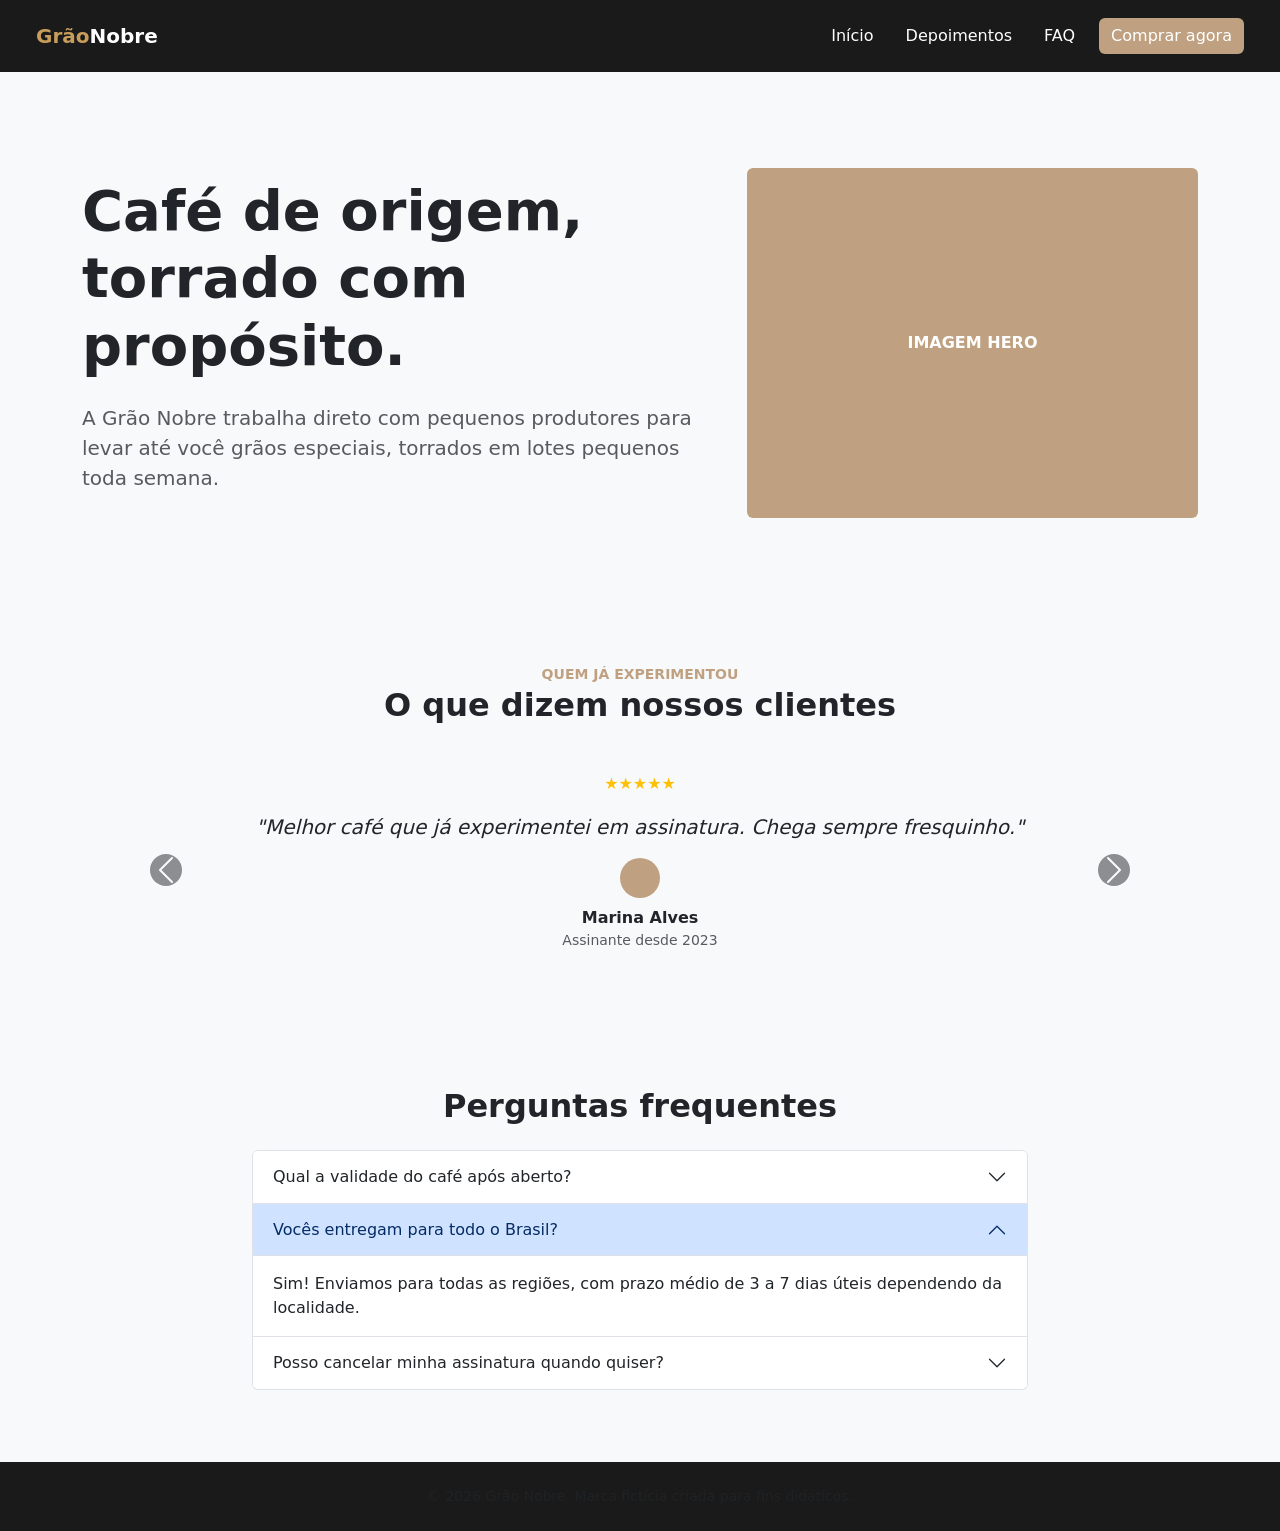
<file: Atividade_Bootstrap/index.html>
<!DOCTYPE html>
<html lang="pt-br">
<head>
    <meta charset="UTF-8">
    <meta name="viewport" content="width=device-width, initial-scale=1.0">
    <title>Grão Nobre</title>
    <link href="https://cdn.jsdelivr.net/npm/bootstrap@5.3.0/dist/css/bootstrap.min.css" rel="stylesheet">
    <link rel="stylesheet" href="style.css">
</head>
<body class="bg-light">

    <nav class="navbar navbar-expand-lg navbar-dark bg-dark-custom px-4 py-3">
        <div class="container-fluid">
            <a class="navbar-brand fw-bold brand-logo" href="#">Grão<span class="text-white">Nobre</span></a>
            <button class="navbar-toggler" type="button" data-bs-toggle="collapse" data-bs-target="#navbarNav">
                <span class="navbar-toggler-icon"></span>
            </button>
            <div class="collapse navbar-collapse justify-content-end" id="navbarNav">
                <ul class="navbar-nav align-items-center gap-3">
                    <li class="nav-item"><a class="nav-link text-white" href="#">Início</a></li>
                    <li class="nav-item"><a class="nav-link text-white" href="#">Depoimentos</a></li>
                    <li class="nav-item"><a class="nav-link text-white" href="#">FAQ</a></li>
                    <li class="nav-item">
                        <button class="btn btn-warning text-white btn-comprar" data-bs-toggle="modal" data-bs-target="#modalComprar">Comprar agora</button>
                    </li>
                </ul>
            </div>
        </div>
    </nav>

    <section class="container my-5 py-5">
        <div class="row align-items-center">
            <div class="col-lg-7">
                <h1 class="display-4 fw-bold mb-4">Café de origem, torrado com propósito.</h1>
                <p class="text-muted fs-5">A Grão Nobre trabalha direto com pequenos produtores para levar até você grãos especiais, torrados em lotes pequenos toda semana.</p>
            </div>
            <div class="col-lg-5 mt-4 mt-lg-0">
                <div class="hero-img d-flex align-items-center justify-content-center text-white fw-bold">
                    IMAGEM HERO
                </div>
            </div>
        </div>
    </section>

    <div class="modal fade" id="modalComprar" tabindex="-1">
        <div class="modal-dialog modal-dialog-centered">
            <div class="modal-content p-3">
                <div class="modal-header border-0">
                    <h5 class="modal-title fw-bold">Faça seu pedido:</h5>
                    <button type="button" class="btn-close" data-bs-dismiss="modal"></button>
                </div>
                <div class="modal-body">
                    <div class="form-check mb-3">
                        <input class="form-check-input" type="checkbox" id="check1">
                        <label class="form-check-label" for="check1">Kit de degustação</label>
                    </div>
                    <div class="form-check mb-3">
                        <input class="form-check-input" type="checkbox" id="check2">
                        <label class="form-check-label" for="check2">1 pacote de 250g</label>
                    </div>
                    <div class="form-check mb-3">
                        <input class="form-check-input" type="checkbox" id="check3">
                        <label class="form-check-label" for="check3">5 pacotes de 250g</label>
                    </div>
                </div>
                <div class="modal-footer border-0">
                    <button type="button" class="btn btn-primary w-100 btn-carrinho">Ir para o carrinho</button>
                </div>
            </div>
        </div>
    </div>

    <section class="container my-5 py-5 text-center">
        <span class="text-uppercase text-muted small fw-bold subtitle-cor">QUEM JÁ EXPERIMENTOU</span>
        <h2 class="fw-bold mb-5">O que dizem nossos clientes</h2>

        <div id="carouselDepoimentos" class="carousel slide" data-bs-ride="carousel">
            <div class="carousel-inner">
                <div class="carousel-item active">
                    <div class="text-warning mb-3">&#9733;&#9733;&#9733;&#9733;&#9733;</div>
                    <p class="fst-italic fs-5 w-75 mx-auto">"Melhor café que já experimentei em assinatura. Chega sempre fresquinho."</p>
                    <div class="mt-3">
                        <div class="rounded-circle mx-auto mb-2 avatar-depoimento"></div>
                        <strong>Marina Alves</strong>
                        <p class="text-muted small">Assinante desde 2023</p>
                    </div>
                </div>
            </div>
            <button class="carousel-control-prev" type="button" data-bs-target="#carouselDepoimentos" data-bs-slide="prev">
                <span class="carousel-control-prev-icon bg-dark rounded-circle p-2"></span>
            </button>
            <button class="carousel-control-next" type="button" data-bs-target="#carouselDepoimentos" data-bs-slide="next">
                <span class="carousel-control-next-icon bg-dark rounded-circle p-2"></span>
            </button>
        </div>
    </section>

    <section class="container my-5 py-4 faq-container">
        <h2 class="fw-bold text-center mb-4">Perguntas frequentes</h2>
        
        <div class="accordion" id="faqAccordion">
            <div class="accordion-item">
                <h2 class="accordion-header">
                    <button class="accordion-button collapsed" type="button" data-bs-toggle="collapse" data-bs-target="#faq1">
                        Qual a validade do café após aberto?
                    </button>
                </h2>
                <div id="faq1" class="accordion-collapse collapse" data-bs-parent="#faqAccordion">
                    <div class="accordion-body">Recomendamos consumir em até 30 dias para aproveitar melhor o aroma e sabor.</div>
                </div>
            </div>
            <div class="accordion-item">
                <h2 class="accordion-header">
                    <button class="accordion-button" type="button" data-bs-toggle="collapse" data-bs-target="#faq2">
                        Vocês entregam para todo o Brasil?
                    </button>
                </h2>
                <div id="faq2" class="accordion-collapse collapse show" data-bs-parent="#faqAccordion">
                    <div class="accordion-body">Sim! Enviamos para todas as regiões, com prazo médio de 3 a 7 dias úteis dependendo da localidade.</div>
                </div>
            </div>
            <div class="accordion-item">
                <h2 class="accordion-header">
                    <button class="accordion-button collapsed" type="button" data-bs-toggle="collapse" data-bs-target="#faq3">
                        Posso cancelar minha assinatura quando quiser?
                    </button>
                </h2>
                <div id="faq3" class="accordion-collapse collapse" data-bs-parent="#faqAccordion">
                    <div class="accordion-body">Sim, o cancelamento pode ser feito a qualquer momento direto pelo painel do cliente sem multas.</div>
                </div>
            </div>
        </div>
    </section>

    <footer class="bg-dark-custom text-white text-center py-4 mt-5">
        <p class="mb-0 small text-muted">&copy; 2026 Grão Nobre. Marca fictícia criada para fins didáticos.</p>
    </footer>
    <script src="https://cdn.jsdelivr.net/npm/bootstrap@5.3.0/dist/js/bootstrap.bundle.min.js"></script>
</body>
</html>
</file>
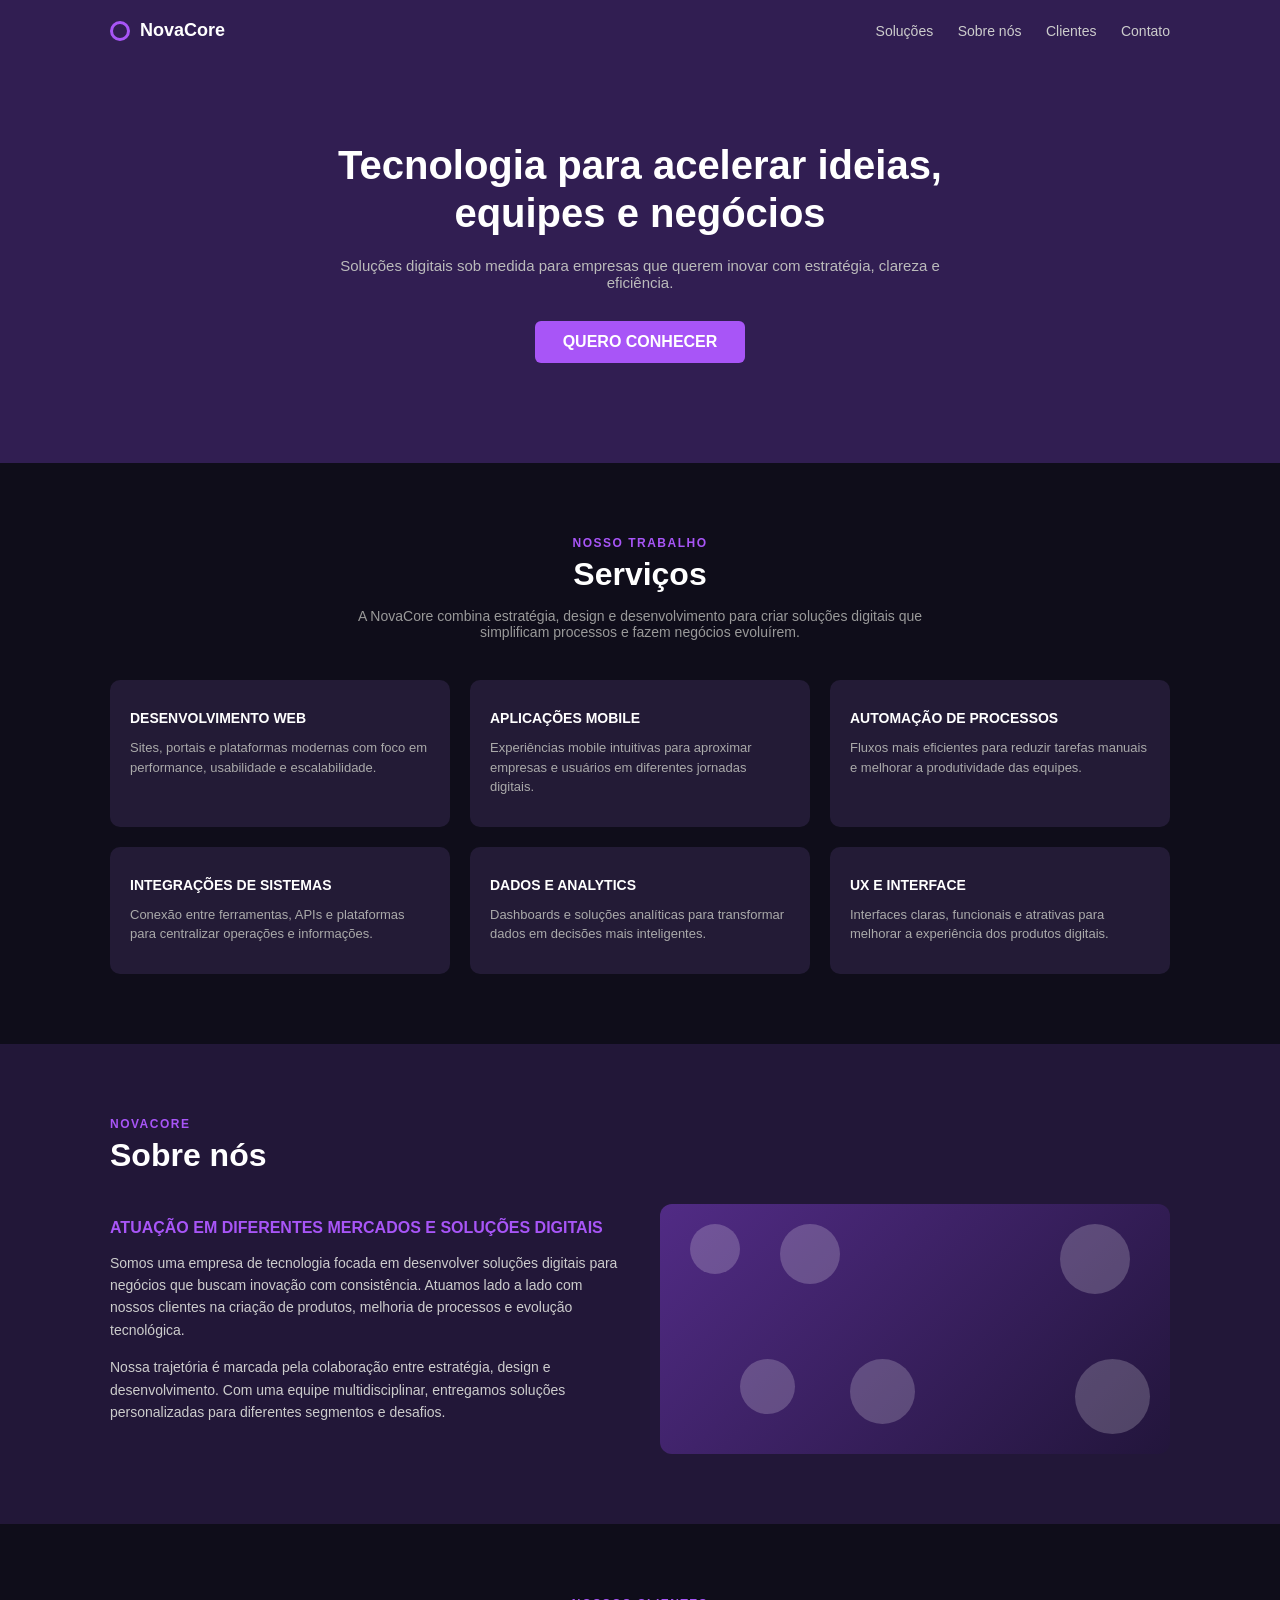
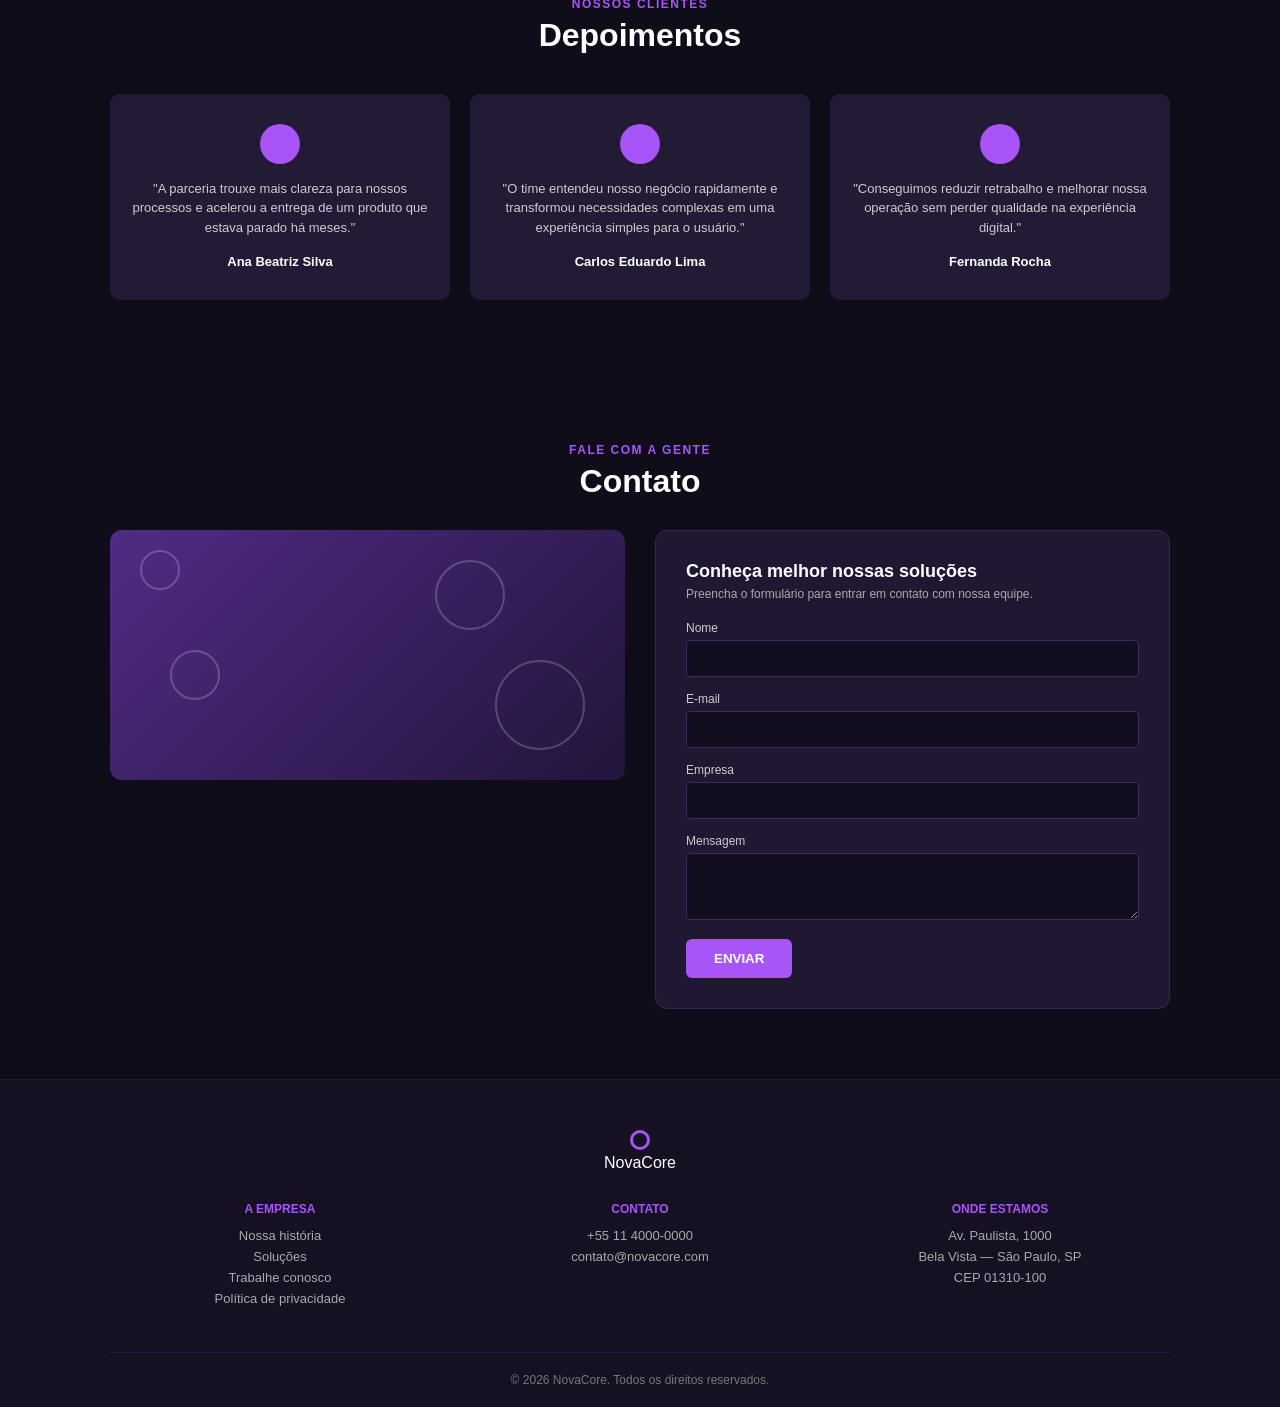
<file: Atividade_Revisao/index.html>
<!DOCTYPE html>
<html lang="pt-br">
<head>
    <meta charset="UTF-8">
    <meta name="viewport" content="width=device-width, initial-scale=1.0">
    <title>NovaCore</title>
    <link rel="stylesheet" href="style.css">
</head>
<body>

    <!-- Header / Navbar -->
    <header class="header">
        <div class="container navbar">
            <div class="logo">
                <span class="logo-circulo"></span>
                <span class="logo-texto">NovaCore</span>
            </div>
            <nav class="nav-links">
                <a href="#solucoes">Soluções</a>
                <a href="#sobre">Sobre nós</a>
                <a href="#clientes">Clientes</a>
                <a href="#contato">Contato</a>
            </nav>
        </div>
    </header>

    <!-- Hero Section -->
    <section class="hero">
        <div class="container hero-conteudo">
            <h1>Tecnologia para acelerar ideias,<br>equipes e negócios</h1>
            <p>Soluções digitais sob medida para empresas que querem inovar com estratégia, clareza e eficiência.</p>
            <a href="#contato" class="btn-roxo">QUERO CONHECER</a>
        </div>
    </section>

    <!-- Seção Serviços -->
    <section id="solucoes" class="secao-servicos">
        <div class="container text-center">
            <span class="subtitulo">NOSSO TRABALHO</span>
            <h2>Serviços</h2>
            <p class="descricao-secao">A NovaCore combina estratégia, design e desenvolvimento para criar soluções digitais que simplificam processos e fazem negócios evoluírem.</p>

            <div class="grid-cards">
                <div class="card">
                    <h3>DESENVOLVIMENTO WEB</h3>
                    <p>Sites, portais e plataformas modernas com foco em performance, usabilidade e escalabilidade.</p>
                </div>
                <div class="card">
                    <h3>APLICAÇÕES MOBILE</h3>
                    <p>Experiências mobile intuitivas para aproximar empresas e usuários em diferentes jornadas digitais.</p>
                </div>
                <div class="card">
                    <h3>AUTOMAÇÃO DE PROCESSOS</h3>
                    <p>Fluxos mais eficientes para reduzir tarefas manuais e melhorar a produtividade das equipes.</p>
                </div>
                <div class="card">
                    <h3>INTEGRAÇÕES DE SISTEMAS</h3>
                    <p>Conexão entre ferramentas, APIs e plataformas para centralizar operações e informações.</p>
                </div>
                <div class="card">
                    <h3>DADOS E ANALYTICS</h3>
                    <p>Dashboards e soluções analíticas para transformar dados em decisões mais inteligentes.</p>
                </div>
                <div class="card">
                    <h3>UX E INTERFACE</h3>
                    <p>Interfaces claras, funcionais e atrativas para melhorar a experiência dos produtos digitais.</p>
                </div>
            </div>
        </div>
    </section>

    <!-- Seção Sobre Nós -->
    <section id="sobre" class="secao-sobre">
        <div class="container">
            <span class="subtitulo">NOVACORE</span>
            <h2>Sobre nós</h2>

            <div class="sobre-grid">
                <div class="sobre-texto">
                    <h3>ATUAÇÃO EM DIFERENTES MERCADOS E SOLUÇÕES DIGITAIS</h3>
                    <p>Somos uma empresa de tecnologia focada em desenvolver soluções digitais para negócios que buscam inovação com consistência. Atuamos lado a lado com nossos clientes na criação de produtos, melhoria de processos e evolução tecnológica.</p>
                    <p>Nossa trajetória é marcada pela colaboração entre estratégia, design e desenvolvimento. Com uma equipe multidisciplinar, entregamos soluções personalizadas para diferentes segmentos e desafios.</p>
                </div>
                <div class="imagem-ilustrativa">
                    <div class="bolinha b1"></div>
                    <div class="bolinha b2"></div>
                    <div class="bolinha b3"></div>
                    <div class="bolinha b4"></div>
                    <div class="bolinha b5"></div>
                    <div class="bolinha b6"></div>
                </div>
            </div>
        </div>
    </section>

    <!-- Seção Depoimentos -->
    <section id="clientes" class="secao-depoimentos">
        <div class="container text-center">
            <span class="subtitulo">NOSSOS CLIENTES</span>
            <h2>Depoimentos</h2>

            <div class="grid-depoimentos">
                <div class="card-depoimento">
                    <div class="avatar"></div>
                    <p>"A parceria trouxe mais clareza para nossos processos e acelerou a entrega de um produto que estava parado há meses."</p>
                    <strong>Ana Beatriz Silva</strong>
                </div>
                <div class="card-depoimento">
                    <div class="avatar"></div>
                    <p>"O time entendeu nosso negócio rapidamente e transformou necessidades complexas em uma experiência simples para o usuário."</p>
                    <strong>Carlos Eduardo Lima</strong>
                </div>
                <div class="card-depoimento">
                    <div class="avatar"></div>
                    <p>"Conseguimos reduzir retrabalho e melhorar nossa operação sem perder qualidade na experiência digital."</p>
                    <strong>Fernanda Rocha</strong>
                </div>
            </div>
        </div>
    </section>

    <!-- Seção Contato -->
    <section id="contato" class="secao-contato">
        <div class="container text-center">
            <span class="subtitulo">FALE COM A GENTE</span>
            <h2>Contato</h2>

            <div class="contato-grid">
                <div class="imagem-ilustrativa">
                    <div class="circulo-outline c1"></div>
                    <div class="circulo-outline c2"></div>
                    <div class="circulo-outline c3"></div>
                    <div class="circulo-outline c4"></div>
                    <div class="circulo-outline c5"></div>
                </div>

                <div class="form-box">
                    <h3>Conheça melhor nossas soluções</h3>
                    <p class="sub-form">Preencha o formulário para entrar em contato com nossa equipe.</p>
                    <form>
                        <div class="campo">
                            <label>Nome</label>
                            <input type="text">
                        </div>
                        <div class="campo">
                            <label>E-mail</label>
                            <input type="email">
                        </div>
                        <div class="campo">
                            <label>Empresa</label>
                            <input type="text">
                        </div>
                        <div class="campo">
                            <label>Mensagem</label>
                            <textarea rows="3"></textarea>
                        </div>
                        <button type="submit" class="btn-roxo">ENVIAR</button>
                    </form>
                </div>
            </div>
        </div>
    </section>

    <!-- Rodapé -->
    <footer class="footer">
        <div class="container text-center">
            <div class="logo-footer">
                <span class="logo-circulo"></span>
                <div>NovaCore</div>
            </div>

            <div class="footer-grid">
                <div>
                    <h4>A EMPRESA</h4>
                    <p>Nossa história</p>
                    <p>Soluções</p>
                    <p>Trabalhe conosco</p>
                    <p>Política de privacidade</p>
                </div>
                <div>
                    <h4>CONTATO</h4>
                    <p>+55 11 4000-0000</p>
                    <p>contato@novacore.com</p>
                </div>
                <div>
                    <h4>ONDE ESTAMOS</h4>
                    <p>Av. Paulista, 1000</p>
                    <p>Bela Vista — São Paulo, SP</p>
                    <p>CEP 01310-100</p>
                </div>
            </div>

            <div class="copyright">
                <p>&copy; 2026 NovaCore. Todos os direitos reservados.</p>
            </div>
        </div>
    </footer>

</body>
</html>
</file>
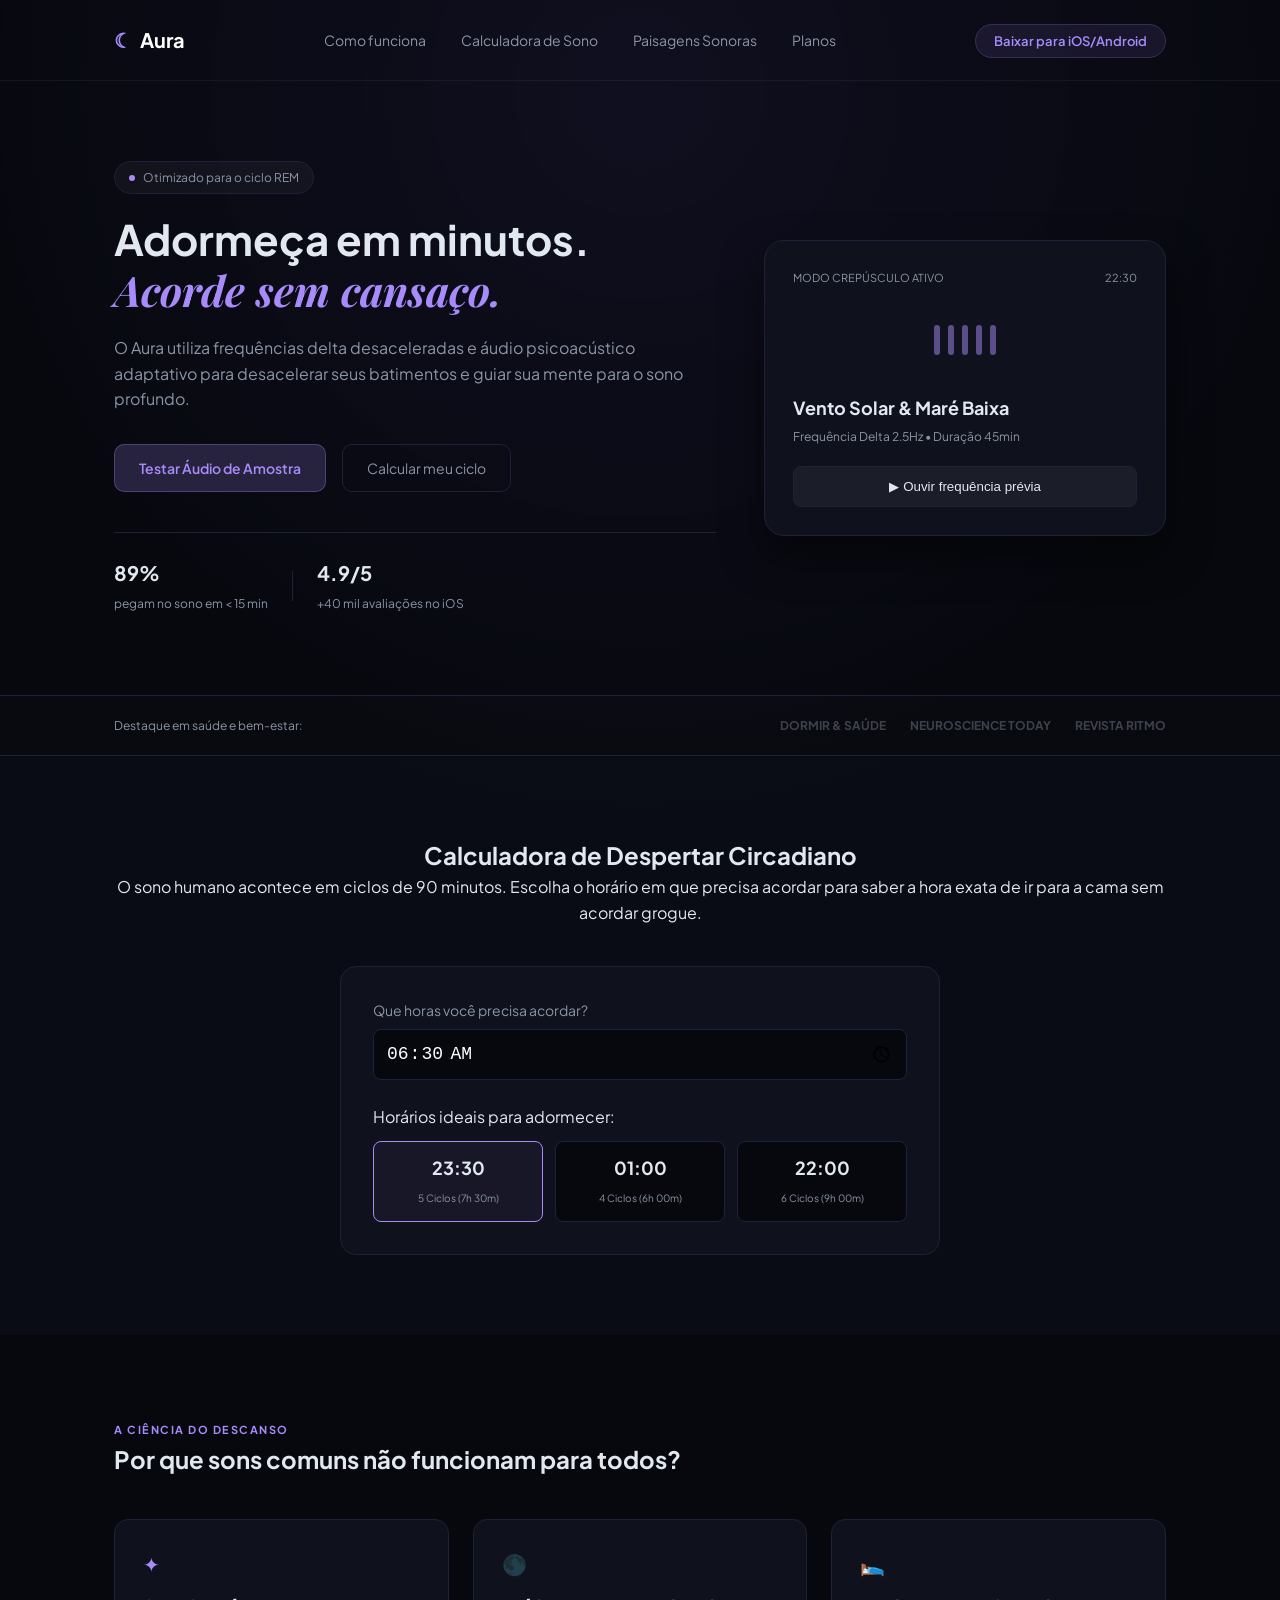
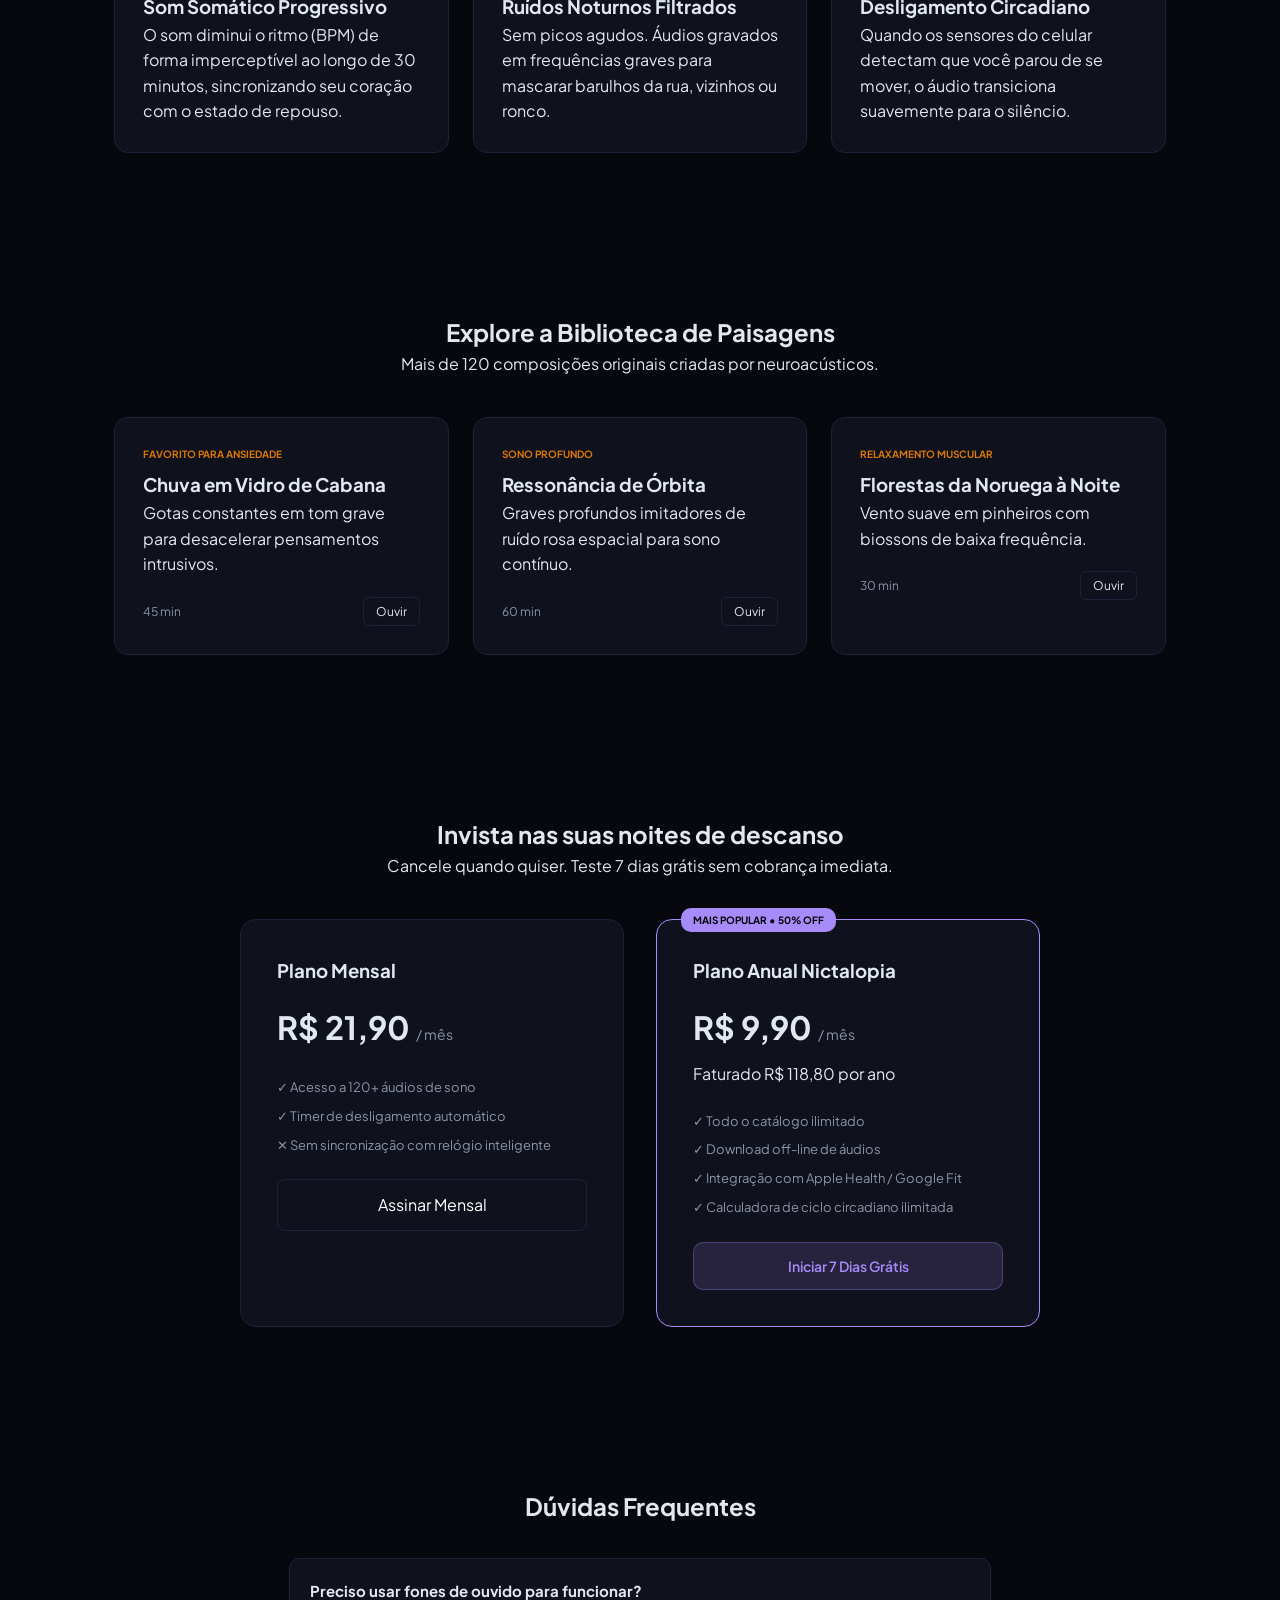
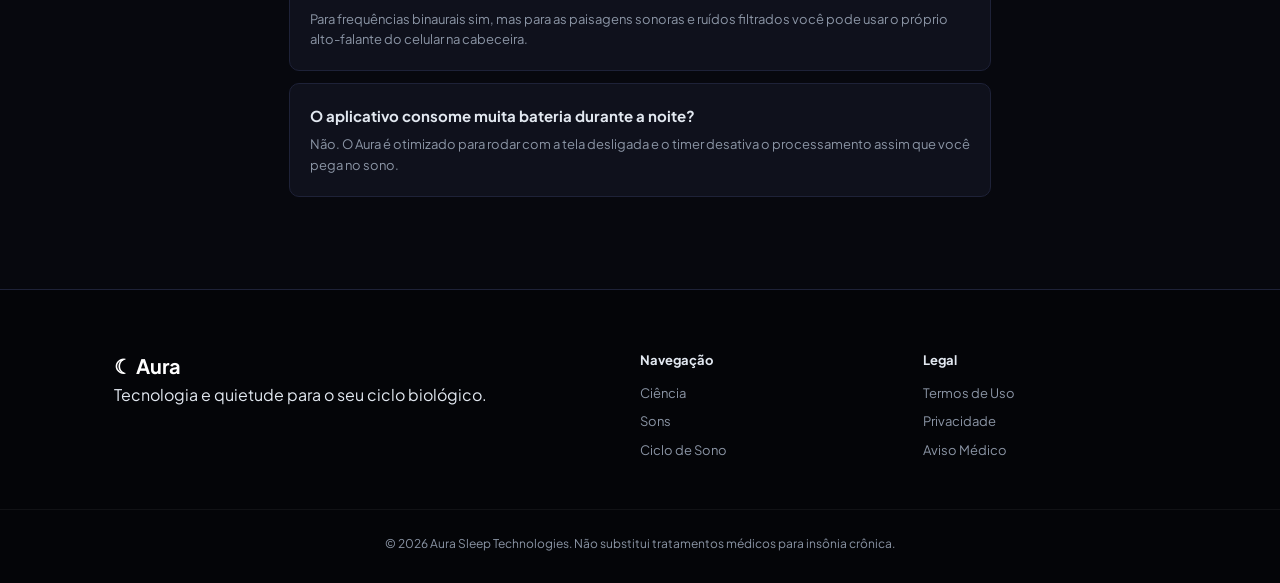
<file: Atividade_Vibecode/index.html>
<!DOCTYPE html>
<html lang="pt-br">
<head>
    <meta charset="UTF-8">
    <meta name="viewport" content="width=device-width, initial-scale=1.0">
    <title>Aura — Sono Profundo & Ritmo Circadiano</title>
    <link rel="preconnect" href="https://fonts.googleapis.com">
    <link rel="preconnect" href="https://fonts.gstatic.com" crossorigin>
    <link href="https://fonts.googleapis.com/css2?family=Plus+Jakarta+Sans:wght@300;400;500;600;700&family=Playfair+Display:ital,wght@0,500;1,400&display=swap" rel="stylesheet">
    <link rel="stylesheet" href="style.css">
</head>
<body>

    <!-- Sombra e brilho noturno de fundo -->
    <div class="night-sky-bg"></div>

    <!-- Header / Nav -->
    <header class="header">
        <div class="container nav-wrapper">
            <a href="#" class="logo">
                <span class="moon-icon">☾</span> Aura
            </a>
            <nav class="nav-menu">
                <a href="#como-funciona">Como funciona</a>
                <a href="#calculadora">Calculadora de Sono</a>
                <a href="#sons">Paisagens Sonoras</a>
                <a href="#planos">Planos</a>
            </nav>
            <div class="nav-actions">
                <a href="#planos" class="btn-glow">Baixar para iOS/Android</a>
            </div>
        </div>
    </header>

    <!-- Hero Section -->
    <section class="hero">
        <div class="container hero-container">
            <div class="hero-content">
                <div class="pill-badge">
                    <span class="dot-soft"></span> Otimizado para o ciclo REM
                </div>
                <h1>Adormeça em minutos. <br><em>Acorde sem cansaço.</em></h1>
                <p class="hero-desc">
                    O Aura utiliza frequências delta desaceleradas e áudio psicoacústico adaptativo para desacelerar seus batimentos e guiar sua mente para o sono profundo.
                </p>
                <div class="hero-actions">
                    <a href="#sons" class="btn-primary">Testar Áudio de Amostra</a>
                    <a href="#calculadora" class="btn-ghost">Calcular meu ciclo</a>
                </div>
                <div class="hero-stats">
                    <div class="stat-item">
                        <strong>89%</strong>
                        <span>pegam no sono em < 15 min</span>
                    </div>
                    <div class="stat-divider"></div>
                    <div class="stat-item">
                        <strong>4.9/5</strong>
                        <span>+40 mil avaliações no iOS</span>
                    </div>
                </div>
            </div>

            <!-- Player Hero Integrado -->
            <div class="hero-card-preview">
                <div class="sleep-card">
                    <div class="sleep-card-header">
                        <span class="sleep-status">MODO CREPÚSCULO ATIVO</span>
                        <span class="time-left">22:30</span>
                    </div>
                    <div class="frequency-visual">
                        <div class="wave-bar"></div>
                        <div class="wave-bar"></div>
                        <div class="wave-bar"></div>
                        <div class="wave-bar"></div>
                        <div class="wave-bar"></div>
                    </div>
                    <div class="track-details">
                        <h3>Vento Solar & Maré Baixa</h3>
                        <p>Frequência Delta 2.5Hz • Duração 45min</p>
                    </div>
                    <button class="btn-play-preview">▶ Ouvir frequência prévia</button>
                </div>
            </div>
        </div>
    </section>

    <!-- Prova Social / Mídia -->
    <div class="press-bar">
        <div class="container press-flex">
            <span>Destaque em saúde e bem-estar:</span>
            <div class="press-logos">
                <span>DORMIR & SAÚDE</span>
                <span>NEUROSCIENCE TODAY</span>
                <span>REVISTA RITMO</span>
            </div>
        </div>
    </div>

    <!-- Funcionalidade Interativa: Calculadora de Ciclo -->
    <section id="calculadora" class="section-calc">
        <div class="container">
            <div class="section-head text-center">
                <h2>Calculadora de Despertar Circadiano</h2>
                <p>O sono humano acontece em ciclos de 90 minutos. Escolha o horário em que precisa acordar para saber a hora exata de ir para a cama sem acordar grogue.</p>
            </div>

            <div class="calc-box">
                <div class="calc-input-group">
                    <label for="wake-time">Que horas você precisa acordar?</label>
                    <input type="time" id="wake-time" value="06:30">
                </div>
                <div class="calc-results">
                    <p class="calc-title">Horários ideais para adormecer:</p>
                    <div class="time-cards">
                        <div class="time-badge best">
                            <strong>23:30</strong>
                            <span>5 Ciclos (7h 30m)</span>
                        </div>
                        <div class="time-badge">
                            <strong>01:00</strong>
                            <span>4 Ciclos (6h 00m)</span>
                        </div>
                        <div class="time-badge">
                            <strong>22:00</strong>
                            <span>6 Ciclos (9h 00m)</span>
                        </div>
                    </div>
                </div>
            </div>
        </div>
    </section>

    <!-- Seção Diferenciais -->
    <section id="como-funciona" class="section-features">
        <div class="container">
            <div class="section-head">
                <span class="subtext">A CIÊNCIA DO DESCANSO</span>
                <h2>Por que sons comuns não funcionam para todos?</h2>
            </div>

            <div class="features-grid">
                <div class="f-card">
                    <div class="f-icon">✦</div>
                    <h3>Som Somático Progressivo</h3>
                    <p>O som diminui o ritmo (BPM) de forma imperceptível ao longo de 30 minutos, sincronizando seu coração com o estado de repouso.</p>
                </div>
                <div class="f-card">
                    <div class="f-icon">🌑</div>
                    <h3>Ruídos Noturnos Filtrados</h3>
                    <p>Sem picos agudos. Áudios gravados em frequências graves para mascarar barulhos da rua, vizinhos ou ronco.</p>
                </div>
                <div class="f-card">
                    <div class="f-icon">🛌</div>
                    <h3>Desligamento Circadiano</h3>
                    <p>Quando os sensores do celular detectam que você parou de se mover, o áudio transiciona suavemente para o silêncio.</p>
                </div>
            </div>
        </div>
    </section>

    <!-- Galeria de Paisagens Sonoras -->
    <section id="sons" class="section-soundscapes">
        <div class="container">
            <div class="section-head text-center">
                <h2>Explore a Biblioteca de Paisagens</h2>
                <p>Mais de 120 composições originais criadas por neuroacústicos.</p>
            </div>

            <div class="sounds-grid">
                <div class="sound-card">
                    <div class="sound-tag">FAVORITO PARA ANSIEDADE</div>
                    <h3>Chuva em Vidro de Cabana</h3>
                    <p>Gotas constantes em tom grave para desacelerar pensamentos intrusivos.</p>
                    <div class="sound-footer">
                        <span>45 min</span>
                        <a href="#" class="btn-sm">Ouvir</a>
                    </div>
                </div>

                <div class="sound-card">
                    <div class="sound-tag">SONO PROFUNDO</div>
                    <h3>Ressonância de Órbita</h3>
                    <p>Graves profundos imitadores de ruído rosa espacial para sono contínuo.</p>
                    <div class="sound-footer">
                        <span>60 min</span>
                        <a href="#" class="btn-sm">Ouvir</a>
                    </div>
                </div>

                <div class="sound-card">
                    <div class="sound-tag">RELAXAMENTO MUSCULAR</div>
                    <h3>Florestas da Noruega à Noite</h3>
                    <p>Vento suave em pinheiros com biossons de baixa frequência.</p>
                    <div class="sound-footer">
                        <span>30 min</span>
                        <a href="#" class="btn-sm">Ouvir</a>
                    </div>
                </div>
            </div>
        </div>
    </section>

    <!-- Planos / Tabela -->
    <section id="planos" class="section-pricing">
        <div class="container">
            <div class="section-head text-center">
                <h2>Invista nas suas noites de descanso</h2>
                <p>Cancele quando quiser. Teste 7 dias grátis sem cobrança imediata.</p>
            </div>

            <div class="pricing-grid">
                <div class="price-card">
                    <h3>Plano Mensal</h3>
                    <div class="price">R$ 21,90 <span>/ mês</span></div>
                    <ul class="price-features">
                        <li>✓ Acesso a 120+ áudios de sono</li>
                        <li>✓ Timer de desligamento automático</li>
                        <li>✕ Sem sincronização com relógio inteligente</li>
                    </ul>
                    <a href="#" class="btn-outline">Assinar Mensal</a>
                </div>

                <div class="price-card featured">
                    <div class="badge-featured">MAIS POPULAR • 50% OFF</div>
                    <h3>Plano Anual Nictalopia</h3>
                    <div class="price">R$ 9,90 <span>/ mês</span></div>
                    <p class="price-note">Faturado R$ 118,80 por ano</p>
                    <ul class="price-features">
                        <li>✓ Todo o catálogo ilimitado</li>
                        <li>✓ Download off-line de áudios</li>
                        <li>✓ Integração com Apple Health / Google Fit</li>
                        <li>✓ Calculadora de ciclo circadiano ilimitada</li>
                    </ul>
                    <a href="#" class="btn-primary full">Iniciar 7 Dias Grátis</a>
                </div>
            </div>
        </div>
    </section>

    <!-- FAQ Accordion -->
    <section class="section-faq">
        <div class="container small-container">
            <h2 class="text-center mb-4">Dúvidas Frequentes</h2>
            
            <div class="faq-item">
                <h4>Preciso usar fones de ouvido para funcionar?</h4>
                <p>Para frequências binaurais sim, mas para as paisagens sonoras e ruídos filtrados você pode usar o próprio alto-falante do celular na cabeceira.</p>
            </div>

            <div class="faq-item">
                <h4>O aplicativo consome muita bateria durante a noite?</h4>
                <p>Não. O Aura é otimizado para rodar com a tela desligada e o timer desativa o processamento assim que você pega no sono.</p>
            </div>
        </div>
    </section>

    <!-- Footer -->
    <footer class="footer">
        <div class="container footer-grid">
            <div class="footer-brand">
                <a href="#" class="logo">☾ Aura</a>
                <p>Tecnologia e quietude para o seu ciclo biológico.</p>
            </div>
            <div class="footer-links">
                <h5>Navegação</h5>
                <a href="#como-funciona">Ciência</a>
                <a href="#sons">Sons</a>
                <a href="#calculadora">Ciclo de Sono</a>
            </div>
            <div class="footer-links">
                <h5>Legal</h5>
                <a href="#">Termos de Uso</a>
                <a href="#">Privacidade</a>
                <a href="#">Aviso Médico</a>
            </div>
        </div>
        <div class="footer-bottom text-center">
            <p>&copy; 2026 Aura Sleep Technologies. Não substitui tratamentos médicos para insônia crônica.</p>
        </div>
    </footer>

</body>
</html>
</file>
<file: Atividade_Bootstrap/style.css>
body {
    background-color: #f8f9fa;
}

.bg-dark-custom {
    background-color: #1a1a1a !important;
}

.brand-logo {
    color: #c89d5c !important;
}

.btn-comprar {
    background-color: #bfa181 !important;
    border: none !important;
}

.btn-comprar:hover {
    background-color: #a88d6e !important;
}

.hero-img {
    background-color: #bfa181;
    height: 350px;
    border-radius: 6px;
}

.btn-carrinho {
    background-color: #0d6efd !important;
    border: none !important;
}

.subtitle-cor {
    color: #bfa181 !important;
}

.avatar-depoimento {
    width: 40px;
    height: 40px;
    background-color: #bfa181 !important;
}

.faq-container {
    max-width: 800px;
}
</file>
<file: Atividade_Revisao/style.css>
* {
    margin: 0;
    padding: 0;
    box-sizing: border-box;
    font-family: Arial, Helvetica, sans-serif;
}

body {
    background-color: #0d0b14;
    color: #ffffff;
}

.container {
    max-width: 1100px;
    margin: 0 auto;
    padding: 0 20px;
}

.text-center {
    text-align: center;
}

.subtitulo {
    color: #a855f7;
    font-size: 12px;
    letter-spacing: 1.5px;
    font-weight: bold;
}

h2 {
    font-size: 32px;
    margin-top: 5px;
    margin-bottom: 15px;
}

/* Header */
.header {
    background-color: #311e52;
    padding: 20px 0;
}

.navbar {
    display: flex;
    justify-content: space-between;
    align-items: center;
}

.logo {
    display: flex;
    align-items: center;
    gap: 10px;
    font-weight: bold;
    font-size: 18px;
}

.logo-circulo {
    width: 20px;
    height: 20px;
    border: 3px solid #a855f7;
    border-radius: 50%;
    display: inline-block;
}

.nav-links a {
    color: #cccccc;
    text-decoration: none;
    margin-left: 20px;
    font-size: 14px;
}

/* Hero */
.hero {
    background-color: #311e52;
    padding: 80px 0 100px 0;
    text-align: center;
}

.hero-conteudo h1 {
    font-size: 40px;
    line-height: 1.2;
    margin-bottom: 20px;
}

.hero-conteudo p {
    color: #bbbbbb;
    max-width: 600px;
    margin: 0 auto 30px auto;
    font-size: 15px;
}

.btn-roxo {
    background-color: #a855f7;
    color: white;
    border: none;
    padding: 12px 28px;
    border-radius: 6px;
    font-weight: bold;
    cursor: pointer;
    text-decoration: none;
    display: inline-block;
}

/* Serviços */
.secao-servicos {
    padding: 70px 0;
    background-color: #0f0d1a;
}

.descricao-secao {
    color: #999999;
    max-width: 600px;
    margin: 0 auto 40px auto;
    font-size: 14px;
}

.grid-cards {
    display: grid;
    grid-template-columns: repeat(3, 1fr);
    gap: 20px;
}

.card {
    background-color: #231b36;
    padding: 30px 20px;
    border-radius: 10px;
    text-align: left;
}

.card h3 {
    font-size: 14px;
    margin-bottom: 12px;
}

.card p {
    color: #aaaaaa;
    font-size: 13px;
    line-height: 1.5;
}

/* Sobre */
.secao-sobre {
    background-color: #221738;
    padding: 70px 0;
}

.sobre-grid {
    display: grid;
    grid-template-columns: 1fr 1fr;
    gap: 40px;
    margin-top: 30px;
    align-items: center;
}

.sobre-texto h3 {
    color: #a855f7;
    font-size: 16px;
    margin-bottom: 15px;
}

.sobre-texto p {
    color: #cccccc;
    font-size: 14px;
    line-height: 1.6;
    margin-bottom: 15px;
}

/* Blocos de ilustrações fictícias */
.imagem-ilustrativa {
    background: linear-gradient(135deg, #512b85, #22153b);
    height: 250px;
    border-radius: 12px;
    position: relative;
    overflow: hidden;
}

.bolinha {
    background-color: rgba(255, 255, 255, 0.2);
    border-radius: 50%;
    position: absolute;
}
.b1 { width: 50px; height: 50px; top: 20px; left: 30px; }
.b2 { width: 60px; height: 60px; top: 20px; left: 120px; }
.b3 { width: 70px; height: 70px; top: 20px; right: 40px; }
.b4 { width: 55px; height: 55px; bottom: 40px; left: 80px; }
.b5 { width: 65px; height: 65px; bottom: 30px; left: 190px; }
.b6 { width: 75px; height: 75px; bottom: 20px; right: 20px; }

/* Depoimentos */
.secao-depoimentos {
    padding: 70px 0;
    background-color: #0f0d1a;
}

.grid-depoimentos {
    display: grid;
    grid-template-columns: repeat(3, 1fr);
    gap: 20px;
    margin-top: 40px;
}

.card-depoimento {
    background-color: #231b36;
    padding: 30px 20px;
    border-radius: 10px;
}

.avatar {
    width: 40px;
    height: 40px;
    background-color: #a855f7;
    border-radius: 50%;
    margin: 0 auto 15px auto;
}

.card-depoimento p {
    color: #cccccc;
    font-size: 13px;
    line-height: 1.5;
    margin-bottom: 15px;
}

.card-depoimento strong {
    font-size: 13px;
}

/* Contato */
.secao-contato {
    padding: 70px 0;
    background-color: #0f0d1a;
}

.contato-grid {
    display: grid;
    grid-template-columns: 1fr 1fr;
    gap: 30px;
    margin-top: 30px;
}

.circulo-outline {
    border: 2px solid rgba(255, 255, 255, 0.2);
    border-radius: 50%;
    position: absolute;
}
.c1 { width: 40px; height: 40px; top: 20px; left: 30px; }
.c2 { width: 50px; height: 50px; bottom: 80px; left: 60px; }
.c3 { width: 70px; height: 70px; top: 30px; right: 120px; }
.c4 { width: 90px; height: 90px; bottom: 30px; right: 40px; }

.form-box {
    background-color: #201733;
    padding: 30px;
    border-radius: 12px;
    text-align: left;
    border: 1px solid #362852;
}

.form-box h3 {
    font-size: 18px;
    margin-bottom: 5px;
}

.sub-form {
    color: #aaaaaa;
    font-size: 12px;
    margin-bottom: 20px;
}

.campo {
    margin-bottom: 15px;
}

.campo label {
    display: block;
    font-size: 12px;
    margin-bottom: 5px;
    color: #cccccc;
}

.campo input, .campo textarea {
    width: 100%;
    background-color: #120c1f;
    border: 1px solid #3d2c5e;
    border-radius: 4px;
    padding: 10px;
    color: white;
}

/* Footer */
.footer {
    background-color: #151022;
    padding: 50px 0 20px 0;
    border-top: 1px solid #221836;
}

.logo-footer {
    margin-bottom: 30px;
}

.footer-grid {
    display: grid;
    grid-template-columns: repeat(3, 1fr);
    gap: 20px;
    margin-bottom: 40px;
    text-align: center;
}

.footer-grid h4 {
    color: #a855f7;
    font-size: 12px;
    margin-bottom: 12px;
}

.footer-grid p {
    color: #aaaaaa;
    font-size: 13px;
    margin-bottom: 6px;
}

.copyright {
    border-top: 1px solid #221836;
    padding-top: 20px;
    color: #777777;
    font-size: 12px;
}
</file>
<file: Atividade_Vibecode/style.css>
/* --- RESET E VARIÁVEIS DE ESTILO --- */
* {
    margin: 0;
    padding: 0;
    box-sizing: border-box;
}

:root {
    --bg-dark: #07080e;
    --bg-card: #0f111c;
    --bg-card-hover: #161929;
    --border-color: #1e2238;
    
    --text-main: #e2e8f0;
    --text-muted: #8b95a5;
    
    --accent-lilas: #a78bfa;
    --accent-blue: #3b82f6;
    --accent-warm: #d97706;
}

body {
    background-color: var(--bg-dark);
    color: var(--text-main);
    font-family: 'Plus Jakarta Sans', sans-serif;
    line-height: 1.6;
    overflow-x: hidden;
}

em {
    font-family: 'Playfair Display', serif;
    font-style: italic;
    color: var(--accent-lilas);
}

.container {
    max-width: 1100px;
    margin: 0 auto;
    padding: 0 24px;
}

.small-container {
    max-width: 750px;
}

.text-center { text-align: center; }
.mb-4 { margin-bottom: 32px; }

/* Fundo sutil noturno */
.night-sky-bg {
    position: fixed;
    top: 0;
    left: 0;
    width: 100vw;
    height: 100vh;
    background: radial-gradient(circle at 50% 10%, rgba(30, 27, 60, 0.4) 0%, rgba(7, 8, 14, 1) 70%);
    z-index: -1;
    pointer-events: none;
}

/* Header */
.header {
    padding: 24px 0;
    border-bottom: 1px solid rgba(255, 255, 255, 0.05);
}

.nav-wrapper {
    display: flex;
    justify-content: space-between;
    align-items: center;
}

.logo {
    font-size: 20px;
    font-weight: 700;
    color: #fff;
    text-decoration: none;
    display: flex;
    align-items: center;
    gap: 8px;
}

.moon-icon {
    color: var(--accent-lilas);
}

.nav-menu a {
    color: var(--text-muted);
    text-decoration: none;
    margin: 0 16px;
    font-size: 14px;
    transition: color 0.2s;
}

.nav-menu a:hover {
    color: var(--text-main);
}

.btn-glow {
    background: rgba(167, 139, 250, 0.1);
    color: var(--accent-lilas);
    border: 1px solid rgba(167, 139, 250, 0.2);
    padding: 8px 18px;
    border-radius: 30px;
    text-decoration: none;
    font-size: 13px;
    font-weight: 600;
}

/* Hero */
.hero {
    padding: 80px 0;
}

.hero-container {
    display: grid;
    grid-template-columns: 1.2fr 0.8fr;
    gap: 48px;
    align-items: center;
}

.pill-badge {
    display: inline-flex;
    align-items: center;
    gap: 8px;
    background-color: rgba(255, 255, 255, 0.04);
    border: 1px solid var(--border-color);
    padding: 6px 14px;
    border-radius: 20px;
    font-size: 12px;
    color: var(--text-muted);
    margin-bottom: 20px;
}

.dot-soft {
    width: 6px;
    height: 6px;
    background-color: var(--accent-lilas);
    border-radius: 50%;
}

.hero-content h1 {
    font-size: 42px;
    line-height: 1.2;
    margin-bottom: 20px;
}

.hero-desc {
    color: var(--text-muted);
    font-size: 16px;
    margin-bottom: 32px;
}

.hero-actions {
    display: flex;
    gap: 16px;
    margin-bottom: 40px;
}

.btn-primary {
    background-color: #27223d;
    color: var(--accent-lilas);
    border: 1px solid rgba(167, 139, 250, 0.3);
    padding: 12px 24px;
    border-radius: 10px;
    text-decoration: none;
    font-weight: 600;
    font-size: 14px;
}

.btn-ghost {
    color: var(--text-muted);
    border: 1px solid var(--border-color);
    padding: 12px 24px;
    border-radius: 10px;
    text-decoration: none;
    font-size: 14px;
}

.hero-stats {
    display: flex;
    align-items: center;
    gap: 24px;
    border-top: 1px solid var(--border-color);
    padding-top: 24px;
}

.stat-item strong {
    display: block;
    font-size: 20px;
    color: var(--text-main);
}

.stat-item span {
    font-size: 12px;
    color: var(--text-muted);
}

.stat-divider {
    width: 1px;
    height: 30px;
    background-color: var(--border-color);
}

/* Card Player Hero */
.sleep-card {
    background: var(--bg-card);
    border: 1px solid var(--border-color);
    padding: 28px;
    border-radius: 20px;
    box-shadow: 0 20px 40px rgba(0, 0, 0, 0.5);
}

.sleep-card-header {
    display: flex;
    justify-content: space-between;
    font-size: 11px;
    color: var(--text-muted);
    margin-bottom: 24px;
}

.frequency-visual {
    display: flex;
    align-items: center;
    justify-content: center;
    gap: 8px;
    height: 60px;
    margin-bottom: 24px;
}

.wave-bar {
    width: 6px;
    height: 30px;
    background-color: var(--accent-lilas);
    border-radius: 3px;
    opacity: 0.5;
}

.track-details h3 {
    font-size: 18px;
    margin-bottom: 4px;
}

.track-details p {
    font-size: 12px;
    color: var(--text-muted);
    margin-bottom: 20px;
}

.btn-play-preview {
    width: 100%;
    background-color: rgba(255, 255, 255, 0.05);
    border: 1px solid var(--border-color);
    color: var(--text-main);
    padding: 12px;
    border-radius: 8px;
    cursor: pointer;
}

/* Mídia */
.press-bar {
    border-top: 1px solid var(--border-color);
    border-bottom: 1px solid var(--border-color);
    padding: 20px 0;
    background-color: rgba(255, 255, 255, 0.01);
}

.press-flex {
    display: flex;
    justify-content: space-between;
    align-items: center;
    font-size: 12px;
    color: var(--text-muted);
}

.press-logos {
    display: flex;
    gap: 24px;
    font-weight: 700;
    opacity: 0.4;
}

/* Calculadora Interativa */
.section-calc {
    padding: 80px 0;
    background-color: rgba(15, 17, 28, 0.5);
}

.calc-box {
    max-width: 600px;
    margin: 40px auto 0 auto;
    background-color: var(--bg-card);
    border: 1px solid var(--border-color);
    padding: 32px;
    border-radius: 16px;
}

.calc-input-group label {
    display: block;
    font-size: 14px;
    margin-bottom: 8px;
    color: var(--text-muted);
}

.calc-input-group input {
    width: 100%;
    background-color: var(--bg-dark);
    border: 1px solid var(--border-color);
    padding: 12px;
    color: #fff;
    border-radius: 8px;
    font-size: 18px;
    margin-bottom: 24px;
}

.time-cards {
    display: flex;
    gap: 12px;
    margin-top: 12px;
}

.time-badge {
    flex: 1;
    background-color: var(--bg-dark);
    border: 1px solid var(--border-color);
    padding: 12px;
    border-radius: 8px;
    text-align: center;
}

.time-badge.best {
    border-color: var(--accent-lilas);
    background-color: rgba(167, 139, 250, 0.05);
}

.time-badge strong {
    display: block;
    font-size: 18px;
}

.time-badge span {
    font-size: 10px;
    color: var(--text-muted);
}

/* Diferenciais e Cards */
.section-features, .section-soundscapes, .section-pricing, .section-faq {
    padding: 80px 0;
}

.subtext {
    font-size: 11px;
    color: var(--accent-lilas);
    letter-spacing: 1.5px;
    font-weight: bold;
}

.features-grid, .sounds-grid {
    display: grid;
    grid-template-columns: repeat(3, 1fr);
    gap: 24px;
    margin-top: 40px;
}

.f-card, .sound-card {
    background-color: var(--bg-card);
    border: 1px solid var(--border-color);
    padding: 28px;
    border-radius: 14px;
}

.f-icon {
    font-size: 20px;
    color: var(--accent-lilas);
    margin-bottom: 12px;
}

.sound-tag {
    font-size: 10px;
    color: var(--accent-warm);
    font-weight: bold;
    margin-bottom: 8px;
}

.sound-footer {
    display: flex;
    justify-content: space-between;
    align-items: center;
    margin-top: 20px;
    font-size: 12px;
    color: var(--text-muted);
}

.btn-sm {
    color: var(--text-main);
    text-decoration: none;
    border: 1px solid var(--border-color);
    padding: 4px 12px;
    border-radius: 6px;
}

/* Preços */
.pricing-grid {
    display: grid;
    grid-template-columns: 1fr 1fr;
    gap: 32px;
    max-width: 800px;
    margin: 40px auto 0 auto;
}

.price-card {
    background-color: var(--bg-card);
    border: 1px solid var(--border-color);
    padding: 36px;
    border-radius: 16px;
    position: relative;
}

.price-card.featured {
    border-color: var(--accent-lilas);
}

.badge-featured {
    position: absolute;
    top: -12px;
    left: 24px;
    background-color: var(--accent-lilas);
    color: #000;
    font-size: 10px;
    font-weight: bold;
    padding: 4px 12px;
    border-radius: 10px;
}

.price {
    font-size: 32px;
    font-weight: bold;
    margin: 16px 0 8px 0;
}

.price span {
    font-size: 14px;
    color: var(--text-muted);
    font-weight: normal;
}

.price-features {
    list-style: none;
    margin: 24px 0;
    font-size: 13px;
    color: var(--text-muted);
}

.price-features li {
    margin-bottom: 8px;
}

.btn-outline {
    display: block;
    text-align: center;
    border: 1px solid var(--border-color);
    color: #fff;
    padding: 12px;
    border-radius: 8px;
    text-decoration: none;
}

.btn-primary.full {
    display: block;
    text-align: center;
}

/* FAQ Accordion simples */
.faq-item {
    background-color: var(--bg-card);
    border: 1px solid var(--border-color);
    padding: 20px;
    border-radius: 10px;
    margin-bottom: 12px;
}

.faq-item h4 {
    font-size: 15px;
    margin-bottom: 6px;
}

.faq-item p {
    font-size: 13px;
    color: var(--text-muted);
}

/* Footer */
.footer {
    background-color: #040508;
    border-top: 1px solid var(--border-color);
    padding: 60px 0 30px 0;
}

.footer-grid {
    display: grid;
    grid-template-columns: 2fr 1fr 1fr;
    gap: 40px;
    margin-bottom: 40px;
}

.footer-links h5 {
    font-size: 13px;
    margin-bottom: 12px;
}

.footer-links a {
    display: block;
    color: var(--text-muted);
    text-decoration: none;
    font-size: 13px;
    margin-bottom: 8px;
}

.footer-bottom {
    border-top: 1px solid rgba(255, 255, 255, 0.05);
    padding-top: 24px;
    font-size: 12px;
    color: var(--text-muted);
}

/* Responsividade simples */
@media (max-width: 768px) {
    .hero-container, .features-grid, .sounds-grid, .pricing-grid, .footer-grid {
        grid-template-columns: 1fr;
    }
    .nav-menu { display: none; }
}
</file>
